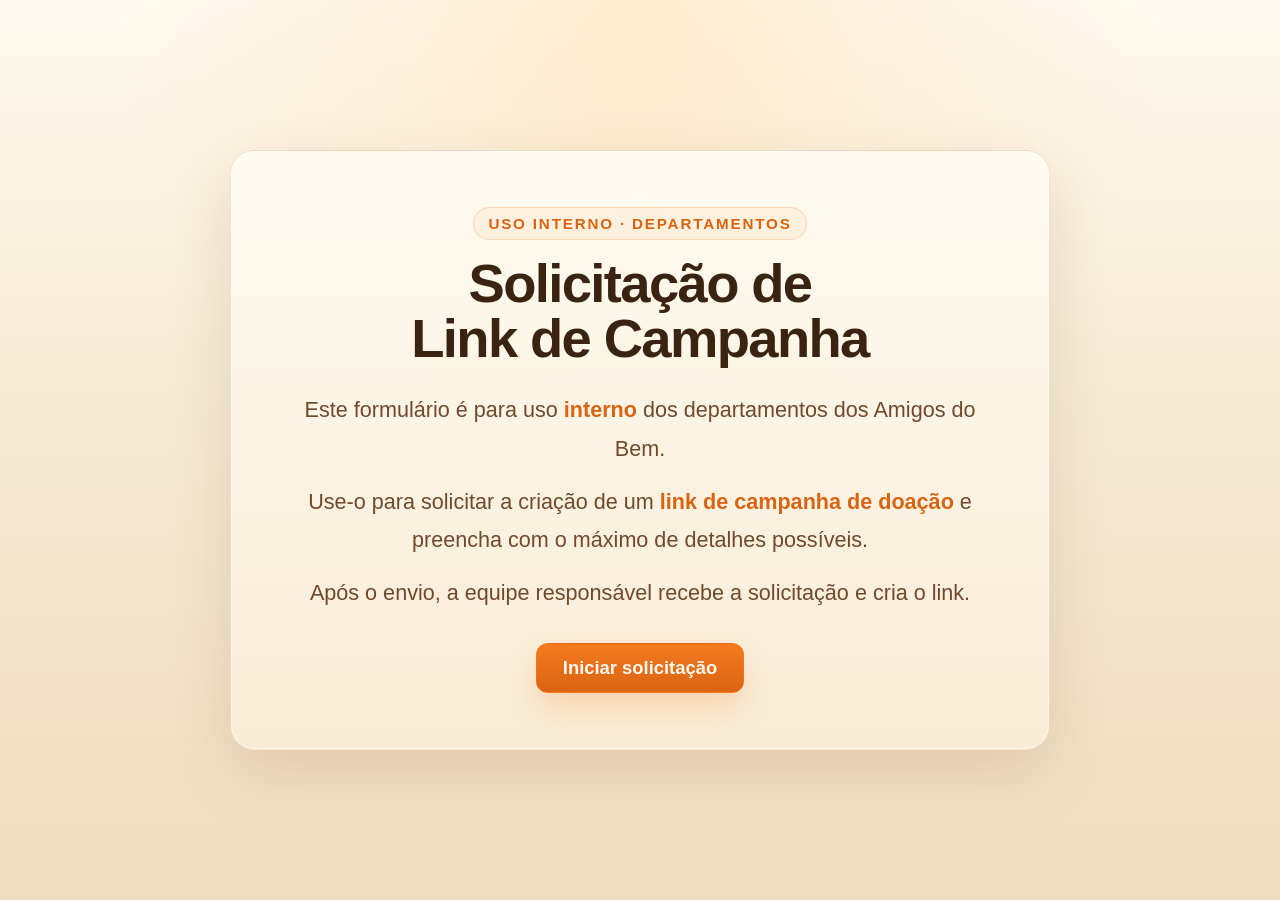
<file: index.html>
<!DOCTYPE html>
<html lang="pt-BR">
<head>
  <meta charset="UTF-8" />
  <meta name="viewport" content="width=device-width, initial-scale=1.0" />
  <meta name="referrer" content="no-referrer" />
  <meta
    http-equiv="Content-Security-Policy"
    content="default-src 'self'; script-src 'self'; style-src 'self' 'unsafe-inline'; img-src 'self' data:; connect-src 'self' https://script.google.com https://script.googleusercontent.com; object-src 'none'; base-uri 'self'; form-action 'self'"
  />
  <title>Solicitação de Link de Campanha | Amigos do Bem</title>
  <link rel="stylesheet" href="styles.css" />
</head>
<body class="stage-1">
  <main class="page-shell">
    <section class="parchment-card" aria-labelledby="pageTitle">
      <p class="page-kicker">Uso interno · Departamentos</p>
      <h1 id="pageTitle">Solicitação de Link de Campanha</h1>

      <div class="intro-copy">
        <p>Este formulário é para uso <strong>interno</strong> dos departamentos dos Amigos do Bem.</p>
        <p>
          Use-o para solicitar a criação de um <strong>link de campanha de doação</strong> e preencha
          com o máximo de detalhes possíveis.
        </p>
        <p>
          Após o envio, a equipe responsável recebe a solicitação e cria o link.
        </p>
      </div>

      <div class="page-footer">
        <button class="continue-btn" type="button" id="continueBtn">Iniciar solicitação</button>
      </div>
    </section>
  </main>

  <script src="script.js"></script>
</body>
</html>
</file>
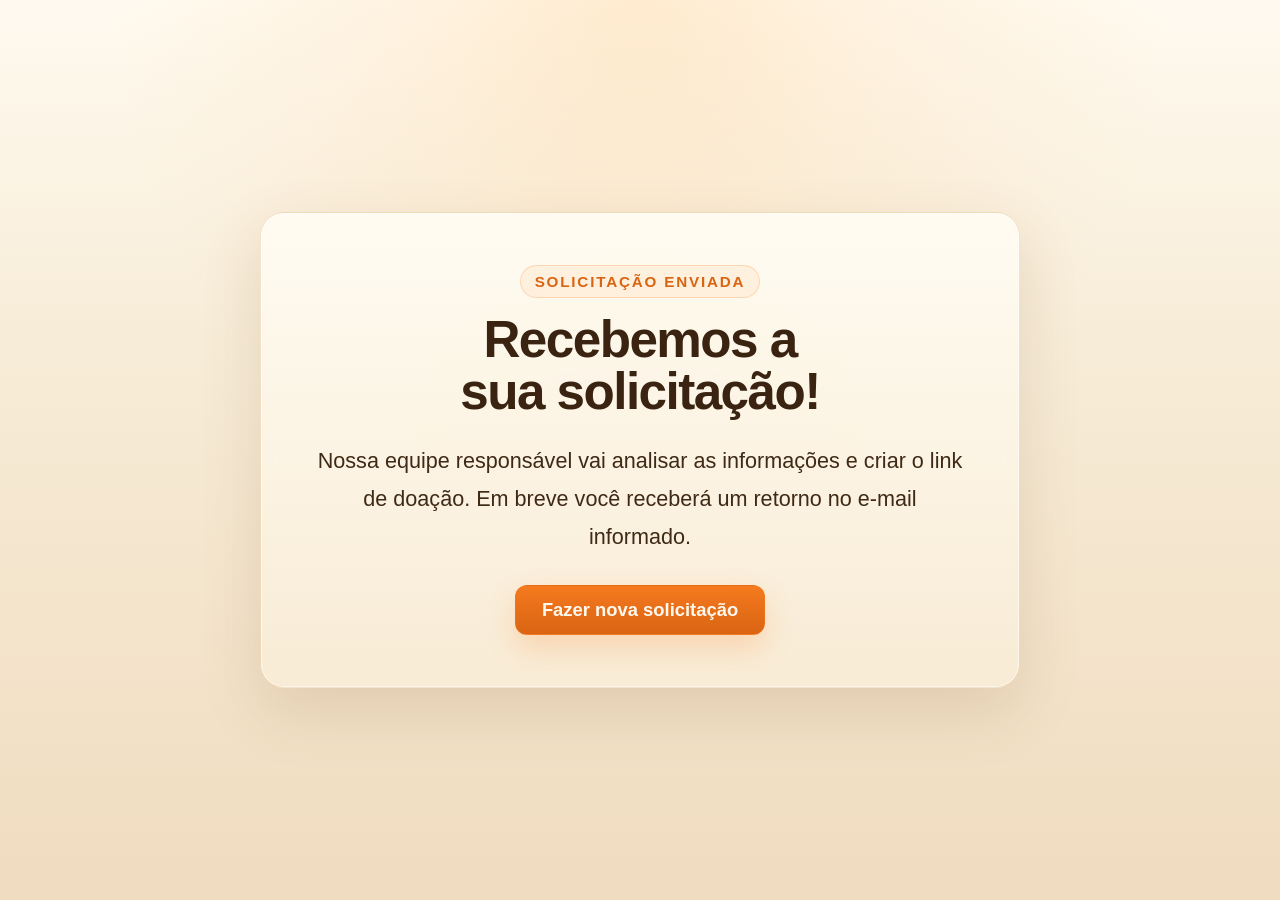
<file: confirmacao.html>
<!DOCTYPE html>
<html lang="pt-BR">
<head>
  <meta charset="UTF-8" />
  <meta name="viewport" content="width=device-width, initial-scale=1.0" />
  <meta name="referrer" content="no-referrer" />
  <meta
    http-equiv="Content-Security-Policy"
    content="default-src 'self'; script-src 'self'; style-src 'self' 'unsafe-inline'; img-src 'self' data:; connect-src 'self' https://script.google.com https://script.googleusercontent.com; object-src 'none'; base-uri 'self'; form-action 'self'"
  />
  <title>Solicitação enviada | Amigos do Bem</title>
  <link rel="stylesheet" href="styles.css" />
</head>
<body class="stage-3">
  <main class="thankyou-shell">
    <section class="thankyou-card" aria-labelledby="thanksTitle">
      <p class="page-kicker">Solicitação enviada</p>
      <h1 id="thanksTitle">Recebemos a sua solicitação!</h1>
      <p class="thankyou-text">
        Nossa equipe responsável vai analisar as informações e criar o link de doação.
        Em breve você receberá um retorno no e-mail informado.
      </p>
      <div class="page-footer">
        <a class="continue-btn" href="index.html">Fazer nova solicitação</a>
      </div>
    </section>
  </main>

  <script src="script.js"></script>
</body>
</html>
</file>
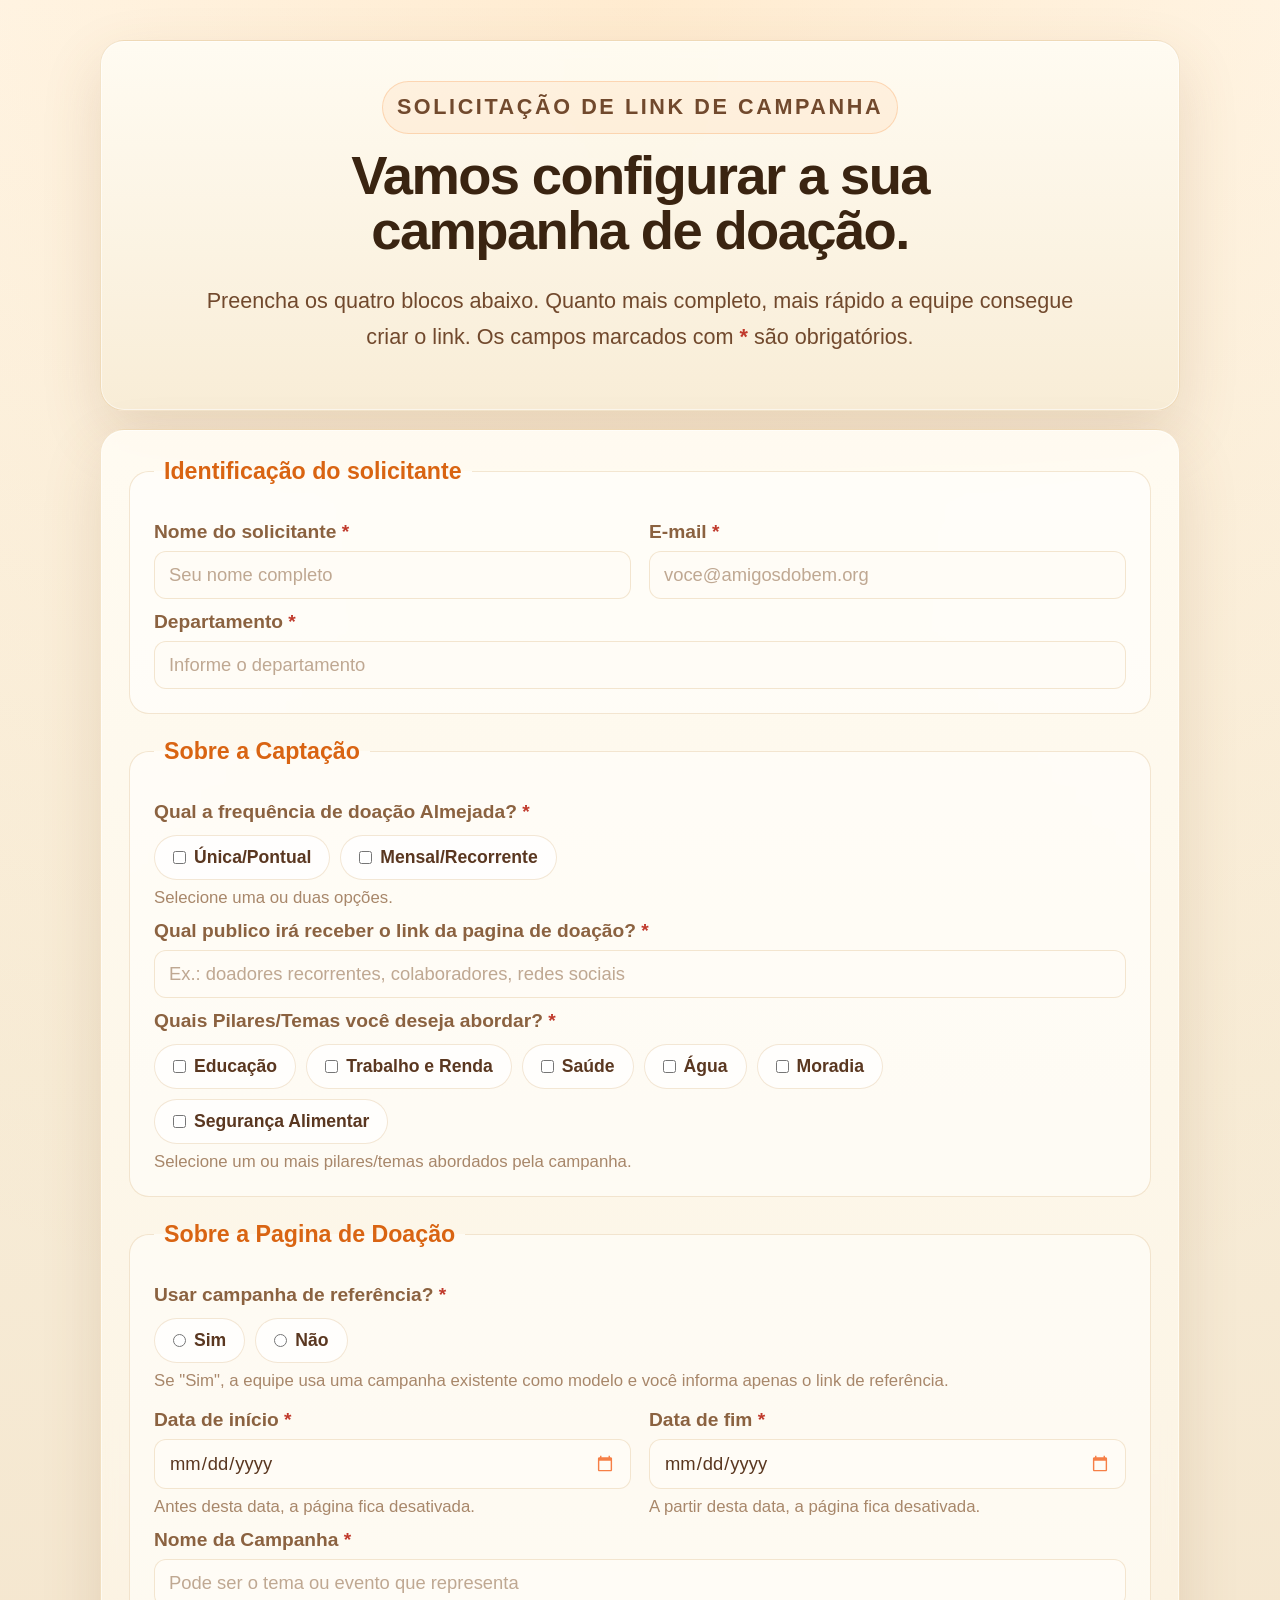
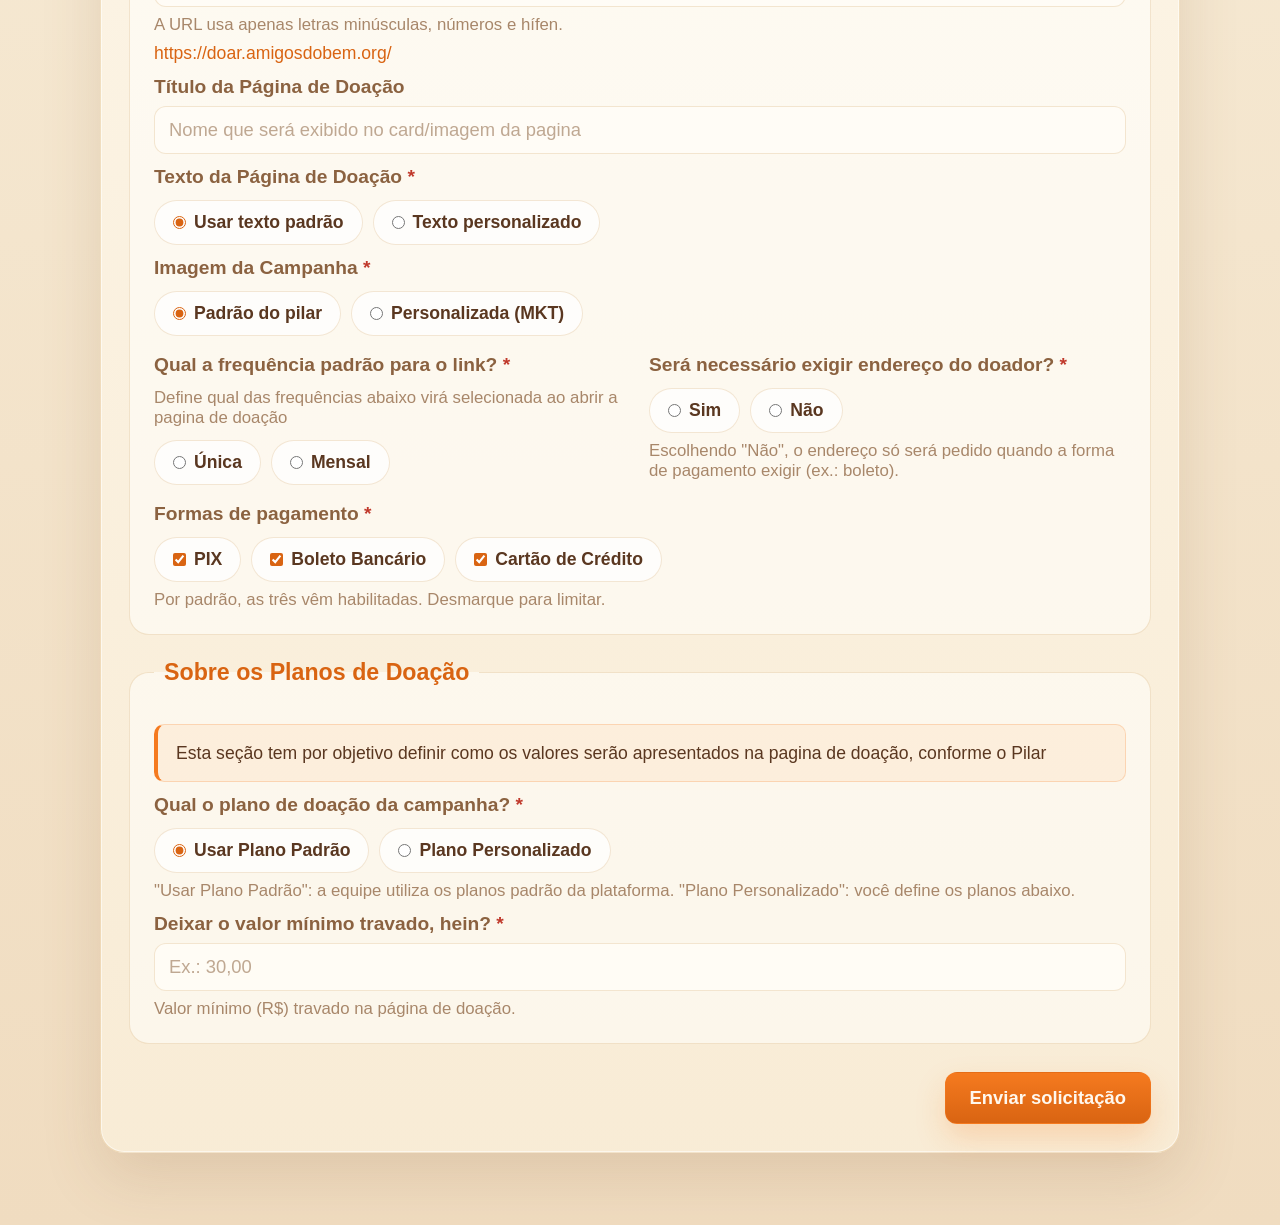
<file: formulario.html>
<!DOCTYPE html>
<html lang="pt-BR">
<head>
  <meta charset="UTF-8" />
  <meta name="viewport" content="width=device-width, initial-scale=1.0" />
  <meta name="referrer" content="no-referrer" />
  <meta
    http-equiv="Content-Security-Policy"
    content="default-src 'self'; script-src 'self'; style-src 'self' 'unsafe-inline'; img-src 'self' data:; connect-src 'self' https://script.google.com https://script.googleusercontent.com; object-src 'none'; base-uri 'self'; form-action 'self'"
  />
  <title>Formulário de Campanha | Amigos do Bem</title>
  <link rel="stylesheet" href="styles.css" />
</head>
<body class="stage-2">
  <main class="form-shell">
    <section class="form-intro-card">
      <p class="page-kicker">Solicitação de Link de Campanha</p>
      <h1>Vamos configurar a sua campanha de doação.</h1>
      <p>
        Preencha os quatro blocos abaixo. Quanto mais completo, mais rápido a equipe consegue
        criar o link. Os campos marcados com <span class="req">*</span> são obrigatórios.
      </p>
    </section>

    <section class="form-card">
      <form id="campanhaForm" class="gift-form" novalidate>
        <input type="text" name="website" id="website" class="hp-field" tabindex="-1" autocomplete="off" aria-hidden="true" />

        <!-- ============ SOLICITANTE ============ -->
        <fieldset class="form-block">
          <legend>Identificação do solicitante</legend>

          <div class="form-grid two-columns">
            <label>
              Nome do solicitante <span class="req">*</span>
              <input type="text" name="solicitante_nome" id="solicitanteNome" autocomplete="name" placeholder="Seu nome completo" required />
            </label>

            <label>
              E-mail <span class="req">*</span>
              <input type="email" name="solicitante_email" id="solicitanteEmail" autocomplete="email" placeholder="voce@amigosdobem.org" required />
            </label>
          </div>

          <div class="field-stack">
            <label>
              Departamento <span class="req">*</span>
              <input type="text" name="solicitante_departamento" id="solicitanteDepartamento" placeholder="Informe o departamento" required />
            </label>
          </div>
        </fieldset>

        <!-- ============ SOBRE A CAMPANHA ============ -->
        <fieldset class="form-block">
          <legend>Sobre a Captação</legend>

          <div class="field-stack">
            <span class="field-label">Qual a frequência de doação Almejada? <span class="req">*</span></span>
            <div class="chip-group" aria-label="Frequência de doação almejada">
              <label class="chip"><input type="checkbox" name="frequencia_almejada" value="Única/Pontual" /> Única/Pontual</label>
              <label class="chip"><input type="checkbox" name="frequencia_almejada" value="Mensal/Recorrente" /> Mensal/Recorrente</label>
            </div>
            <small class="hint">Selecione uma ou duas opções.</small>
          </div>

          <div class="field-stack">
            <label>
              Qual publico irá receber o link da pagina de doação? <span class="req">*</span>
              <input type="text" name="publico_alvo" id="publicoAlvo" placeholder="Ex.: doadores recorrentes, colaboradores, redes sociais" required />
            </label>
          </div>

          <div class="field-stack">
            <span class="field-label">Quais Pilares/Temas você deseja abordar? <span class="req">*</span></span>
            <div class="chip-group" aria-label="Pilares/Temas da campanha">
              <label class="chip"><input type="checkbox" name="pilar" value="Educação" /> Educação</label>
              <label class="chip"><input type="checkbox" name="pilar" value="Trabalho e Renda" /> Trabalho e Renda</label>
              <label class="chip"><input type="checkbox" name="pilar" value="Saúde" /> Saúde</label>
              <label class="chip"><input type="checkbox" name="pilar" value="Água" /> Água</label>
              <label class="chip"><input type="checkbox" name="pilar" value="Moradia" /> Moradia</label>
              <label class="chip"><input type="checkbox" name="pilar" value="Segurança Alimentar" /> Segurança Alimentar</label>
            </div>
            <small class="hint">Selecione um ou mais pilares/temas abordados pela campanha.</small>
          </div>
        </fieldset>

        <!-- ============ SOBRE O LINK ============ -->
        <fieldset class="form-block">
          <legend>Sobre a Pagina de Doação</legend>

          <div class="field-stack">
            <span class="field-label">Usar campanha de referência? <span class="req">*</span></span>
            <div class="chip-group" role="radiogroup" aria-label="Campanha de referência">
              <label class="chip"><input type="radio" name="campanha_referencia" value="Sim" required /> Sim</label>
              <label class="chip"><input type="radio" name="campanha_referencia" value="Não" /> Não</label>
            </div>
            <small class="hint">Se "Sim", a equipe usa uma campanha existente como modelo e você informa apenas o link de referência.</small>
          </div>

          <div id="campanhaReferenciaWrap" hidden>
            <div class="field-stack">
              <label>
                Insira a URL do link <span class="req">*</span>
                <input type="url" name="campanha_referencia_url" id="campanhaReferenciaUrl" placeholder="https://doar.amigosdobem.org/exemplo" />
              </label>
            </div>
            <div class="field-stack">
              <label>
                Insira o ID do link <span class="req">*</span>
                <input type="text" name="campanha_referencia_id" id="campanhaReferenciaId" placeholder="ID do link na plataforma" />
              </label>
            </div>
          </div>

          <div class="form-grid two-columns">
            <label>
              Data de início <span class="req">*</span>
              <input type="date" name="data_inicio" id="dataInicio" required />
              <small class="hint">Antes desta data, a página fica desativada.</small>
            </label>

            <label>
              Data de fim <span class="req">*</span>
              <input type="date" name="data_fim" id="dataFim" required />
              <small class="hint">A partir desta data, a página fica desativada.</small>
            </label>
          </div>

          <div class="field-stack">
            <label>
              Nome da Campanha <span class="req">*</span>
              <input type="text" name="nome" id="nomeCampanha" placeholder="Pode ser o tema ou evento que representa" required />
              <small class="hint">A URL usa apenas letras minúsculas, números e hífen.</small>
              <span class="slug-preview" id="slugPreview">https://doar.amigosdobem.org/</span>
            </label>
          </div>

          <div class="field-stack">
            <label>
              Título da Página de Doação
              <input type="text" name="titulo_pagina_inicial" id="tituloPaginaInicial" placeholder="Nome que será exibido no card/imagem da pagina" />
            </label>
          </div>

          <div class="field-stack">
            <span class="field-label">Texto da Página de Doação <span class="req">*</span></span>
            <div class="chip-group" role="radiogroup" aria-label="Texto da página de doação">
              <label class="chip"><input type="radio" name="mensagem_pagina_inicial_tipo" value="padrao" required checked /> Usar texto padrão</label>
              <label class="chip"><input type="radio" name="mensagem_pagina_inicial_tipo" value="personalizada" /> Texto personalizado</label>
            </div>
            <label id="mensagemPaginaInicialWrap" class="conditional-field" hidden>
              Texto da Página de Doação
              <textarea name="mensagem_pagina_inicial" id="mensagemPaginaInicial" rows="2" placeholder="Texto que acompanha o título da página inicial"></textarea>
            </label>
          </div>

          <div class="field-stack">
            <span class="field-label">Imagem da Campanha <span class="req">*</span></span>
            <div class="chip-group" role="radiogroup" aria-label="Imagem da campanha">
              <label class="chip"><input type="radio" name="imagem_campanha_tipo" value="padrao_pilar" required checked /> Padrão do pilar</label>
              <label class="chip"><input type="radio" name="imagem_campanha_tipo" value="personalizada_mkt" /> Personalizada (MKT)</label>
            </div>
            <label id="imagemCampanhaBriefingWrap" class="conditional-field" hidden>
              Solicite Briefing ao MKT
              <textarea name="imagem_campanha_briefing" id="imagemCampanhaBriefing" rows="2" placeholder="Escreva o ID do Briefing"></textarea>
            </label>
          </div>

          <div id="campanhaManualWrap" hidden>
          <div class="form-grid two-columns">
            <div class="field-stack">
              <span class="field-label">Qual a frequência padrão para o link? <span class="req">*</span></span>
              <small class="hint">Define qual das frequências abaixo virá selecionada ao abrir a pagina de doação</small>
              <div class="chip-group" role="radiogroup" aria-label="Frequência padrão">
                <label class="chip"><input type="radio" name="frequencia_padrao" value="Única" required /> Única</label>
                <label class="chip"><input type="radio" name="frequencia_padrao" value="Mensal" /> Mensal</label>
              </div>
            </div>

            <div class="field-stack">
              <span class="field-label">Será necessário exigir endereço do doador? <span class="req">*</span></span>
              <div class="chip-group" role="radiogroup" aria-label="Exigir endereço">
                <label class="chip"><input type="radio" name="exigir_endereco" value="Sim" required /> Sim</label>
                <label class="chip"><input type="radio" name="exigir_endereco" value="Não" /> Não</label>
              </div>
              <small class="hint">Escolhendo "Não", o endereço só será pedido quando a forma de pagamento exigir (ex.: boleto).</small>
            </div>
          </div>

          <div class="field-stack">
            <span class="field-label">Formas de pagamento <span class="req">*</span></span>
            <div class="chip-group" aria-label="Formas de pagamento">
              <label class="chip"><input type="checkbox" name="formas_pagamento" value="PIX" checked /> PIX</label>
              <label class="chip"><input type="checkbox" name="formas_pagamento" value="Boleto Bancário" checked /> Boleto Bancário</label>
              <label class="chip"><input type="checkbox" name="formas_pagamento" value="Cartão de Crédito" checked /> Cartão de Crédito</label>
            </div>
            <small class="hint">Por padrão, as três vêm habilitadas. Desmarque para limitar.</small>
          </div>
          </div><!-- /campanhaManualWrap -->
        </fieldset>

        <!-- ============ PLANOS ============ -->
        <fieldset class="form-block">
          <legend>Sobre os Planos de Doação</legend>
          <p class="address-note">
            Esta seção tem por objetivo definir como os valores serão apresentados na pagina de doação, conforme o Pilar
          </p>

          <div class="field-stack">
            <span class="field-label">Qual o plano de doação da campanha? <span class="req">*</span></span>
            <div class="chip-group" role="radiogroup" aria-label="Plano de doação">
              <label class="chip"><input type="radio" name="planos_tipo" value="padrao" required checked /> Usar Plano Padrão</label>
              <label class="chip"><input type="radio" name="planos_tipo" value="personalizado" /> Plano Personalizado</label>
            </div>
            <small class="hint">"Usar Plano Padrão": a equipe utiliza os planos padrão da plataforma. "Plano Personalizado": você define os planos abaixo.</small>
          </div>

          <div id="planosWrap" hidden>
            <p class="address-note">
              Defina os planos exibidos na página de doação.
              Ex.: Água - R$30,00 | Alimento - R$50,00 | Educação - R$100,00 | Outros - valor em aberto.
            </p>
            <div id="projetosContainer" class="repeat-container"></div>
            <button type="button" class="link-btn add-btn" data-add="projeto">+ Adicionar Plano</button>
          </div>

          <div class="field-stack">
            <label>
              Deixar o valor mínimo travado, hein? <span class="req">*</span>
              <input type="text" name="valor_minimo" id="valorMinimo" inputmode="numeric" placeholder="Ex.: 30,00" />
              <small class="hint">Valor mínimo (R$) travado na página de doação.</small>
            </label>
          </div>
        </fieldset>

        <div class="form-actions">
          <button class="submit-btn" type="submit">Enviar solicitação</button>
        </div>
      </form>
    </section>
  </main>

  <!-- Template: Projeto -->
  <template id="projetoTemplate">
    <div class="repeat-item projeto-item">
      <div class="repeat-head">
        <h4>Plano <span class="repeat-index"></span></h4>
        <button type="button" class="link-btn remove-item">Remover</button>
      </div>
      <div class="form-grid two-columns">
        <label>
          Nome <span class="req">*</span>
          <input type="text" name="projeto_nome" placeholder="Ex.: Água" />
        </label>
        <label>
          Valor sugerido (R$)
          <input type="text" name="projeto_valor" inputmode="numeric" placeholder="Ex.: 30,00 (deixe vazio para valor em aberto)" />
        </label>
      </div>
      <div class="field-stack">
        <label>
          Descrição <span class="req">*</span>
          <textarea name="projeto_descricao" rows="2" placeholder="Mensagem apresentada junto ao projeto"></textarea>
        </label>
      </div>
    </div>
  </template>

  <script src="script.js"></script>
</body>
</html>
</file>
<file: styles.css>
﻿:root {
  color-scheme: light;
  --brand: #f57a1f;
  --brand-dark: #d96412;
  --ink: #5a3720;
  --ink-soft: #8b6240;
  --muted: #a8876a;
  --card: rgba(255, 251, 242, 0.96);
  --card-2: rgba(248, 236, 214, 0.96);
  --line: rgba(201, 146, 71, 0.22);
  --line-strong: rgba(201, 146, 71, 0.4);
  --shadow: rgba(128, 88, 49, 0.16);
  --danger: #c0392b;
  --radius: 24px;
}

* {
  box-sizing: border-box;
}

html,
body {
  min-height: 100%;
}

body {
  margin: 0;
  font-family: Inter, "Segoe UI", Arial, sans-serif;
  color: var(--ink);
  background:
    radial-gradient(circle at 50% 0%, rgba(255, 183, 94, 0.22) 0%, rgba(255, 183, 94, 0.09) 24%, transparent 48%),
    linear-gradient(180deg, #fffaf0 0%, #f7ecd7 38%, #f0dcc0 100%);
  -webkit-text-size-adjust: 100%;
  animation: page-enter 0.4s ease-out;
}

body.page-leaving {
  animation: none;
  transition: opacity 0.35s ease-in;
  opacity: 0;
  pointer-events: none;
}

@keyframes page-enter {
  from { opacity: 0; transform: translateY(12px); }
  to { opacity: 1; transform: translateY(0); }
}

.hp-field {
  position: absolute;
  left: -9999px;
  width: 1px;
  height: 1px;
  opacity: 0;
  pointer-events: none;
}

[hidden] { display: none !important; }

.nowrap { white-space: nowrap; }

.req { color: var(--danger); font-weight: 700; }

/* ---------- Intro (stage 1) ---------- */
.page-shell {
  position: relative;
  z-index: 1;
  min-height: 100vh;
  min-height: 100dvh;
  display: grid;
  place-items: center;
  padding: clamp(20px, 4vw, 40px);
}

.parchment-card,
.form-intro-card,
.form-card,
.thankyou-card {
  background: linear-gradient(180deg, var(--card), var(--card-2));
  border: 1px solid var(--line);
  box-shadow: 0 0 0 1px rgba(255, 255, 255, 0.55) inset, 0 24px 60px var(--shadow);
  border-radius: var(--radius);
  backdrop-filter: blur(8px);
}

.parchment-card {
  width: min(820px, 100%);
  padding: clamp(28px, 5vw, 56px);
  text-align: center;
}

.page-kicker-img {
  display: block;
  width: min(140px, 30vw);
  height: auto;
  margin: 0 auto 10px;
  opacity: 0.9;
}

.page-kicker {
  width: fit-content;
  margin: 0 auto 16px;
  padding: 7px 14px;
  border-radius: 999px;
  border: 1px solid rgba(245, 122, 31, 0.22);
  background: rgba(245, 122, 31, 0.08);
  color: var(--brand-dark);
  letter-spacing: 0.12em;
  text-transform: uppercase;
  font-size: 0.72rem;
  font-weight: 700;
}

h1 {
  margin: 0 0 18px;
  font-weight: 800;
  letter-spacing: -0.03em;
  line-height: 1.02;
  color: #3a2411;
  text-wrap: balance;
}

.parchment-card h1 { font-size: clamp(2rem, 5vw, 3.4rem); }

.intro-copy {
  max-width: 68ch;
  margin: 0 auto;
  font-size: clamp(1rem, 1.6vw, 1.15rem);
  line-height: 1.8;
  color: #71492d;
}

.intro-copy p { margin: 0 0 14px; }
.intro-copy strong { color: var(--brand-dark); }

.page-footer {
  margin-top: 26px;
  display: flex;
  justify-content: center;
  gap: 12px;
}

/* ---------- Form (stage 2) ---------- */
.form-shell {
  position: relative;
  z-index: 1;
  width: min(1080px, calc(100% - 28px));
  margin: 0 auto;
  padding: clamp(20px, 4vw, 40px) 0 72px;
  display: grid;
  gap: 18px;
}

.form-intro-card {
  padding: clamp(22px, 4vw, 40px);
  text-align: center;
}

.form-intro-card h1 { font-size: clamp(1.7rem, 3.6vw, 2.8rem); }
.form-intro-card p {
  max-width: 74ch;
  margin: 0 auto;
  color: #71492d;
  line-height: 1.7;
}

.form-card { padding: clamp(14px, 3vw, 28px); }

.gift-form { display: grid; gap: 18px; }

.form-block {
  border: 1px solid var(--line);
  border-radius: 20px;
  padding: 20px;
  background: rgba(255, 255, 255, 0.5);
  margin: 0;
}

.form-block legend {
  padding: 0 10px;
  font-weight: 800;
  color: var(--brand-dark);
  font-size: 1.05rem;
}

.form-grid {
  display: grid;
  gap: 14px;
  margin-top: 14px;
}

.form-block > .field-stack,
.form-block > .form-grid:first-of-type { margin-top: 6px; }

.two-columns { grid-template-columns: repeat(2, minmax(0, 1fr)); }
.three-columns { grid-template-columns: repeat(3, minmax(0, 1fr)); }

label,
.field-stack {
  display: block;
  color: var(--ink-soft);
  font-weight: 600;
}

.field-stack { margin-top: 14px; }

/* Quando o .field-stack é uma coluna do grid, não adiciona margem de topo,
   para alinhar com o campo que fica ao lado. */
.form-grid > .field-stack { margin-top: 0; }

.field-label {
  display: block;
  font-weight: 700;
  color: var(--brand-dark);
  margin-bottom: 8px;
}

input,
select,
textarea {
  width: 100%;
  margin-top: 6px;
  border: 1px solid var(--line);
  border-radius: 12px;
  background: rgba(255, 252, 246, 0.96);
  padding: 12px 14px;
  font: inherit;
  font-weight: 400;
  color: var(--ink);
}

textarea { resize: vertical; min-height: 44px; }

input::placeholder,
textarea::placeholder { color: rgba(139, 98, 64, 0.55); }

input:focus,
select:focus,
textarea:focus {
  outline: none;
  border-color: rgba(245, 122, 31, 0.55);
  box-shadow: 0 0 0 3px rgba(245, 122, 31, 0.1);
}

.hint {
  display: block;
  margin-top: 5px;
  font-weight: 400;
  font-size: 0.82rem;
  color: var(--muted);
}

.slug-preview {
  display: block;
  margin-top: 6px;
  font-weight: 500;
  font-size: 0.86rem;
  color: var(--brand-dark);
  word-break: break-all;
}

.chip-group {
  display: flex;
  flex-wrap: wrap;
  gap: 10px;
}

.chip {
  display: inline-flex;
  align-items: center;
  gap: 8px;
  padding: 9px 14px;
  border-radius: 999px;
  border: 1px solid var(--line);
  background: rgba(255, 255, 255, 0.75);
  color: var(--ink);
  font-weight: 600;
  cursor: pointer;
}

.chip input { width: auto; margin: 0; accent-color: var(--brand-dark); }

.conditional-field {
  margin-top: 10px;
  font-weight: 600;
  color: var(--ink-soft);
}

/* ---------- Repeatable items ---------- */
.repeat-container { display: grid; gap: 14px; margin-top: 14px; }

.repeat-item {
  border: 1px dashed var(--line-strong);
  border-radius: 16px;
  padding: 16px;
  background: rgba(255, 248, 236, 0.6);
}

.repeat-head {
  display: flex;
  align-items: center;
  justify-content: space-between;
  gap: 12px;
}

.repeat-head h4 { margin: 0; color: var(--brand-dark); font-size: 1rem; }

.repeat-item .form-grid { margin-top: 10px; }
.repeat-item .field-stack { margin-top: 10px; }

/* ---------- Buttons ---------- */
.link-btn,
.submit-btn,
.continue-btn {
  appearance: none;
  border-radius: 12px;
  font: inherit;
  font-weight: 700;
  cursor: pointer;
  text-decoration: none;
  transition: transform 0.16s ease, box-shadow 0.16s ease, background-color 0.16s ease, border-color 0.16s ease;
}

.submit-btn,
.continue-btn {
  display: inline-block;
  border: 1px solid rgba(245, 122, 31, 0.42);
  color: #fff8ee;
  background: linear-gradient(180deg, var(--brand), var(--brand-dark));
  box-shadow: 0 14px 30px rgba(245, 122, 31, 0.22);
  text-align: center;
}

.submit-btn { min-width: 200px; padding: 14px 24px; }
.continue-btn { padding: 13px 26px; }

.submit-btn:hover,
.continue-btn:hover { transform: translateY(-1px); box-shadow: 0 18px 36px rgba(245, 122, 31, 0.28); }

.link-btn {
  padding: 10px 16px;
  color: var(--brand-dark);
  background: rgba(255, 255, 255, 0.85);
  border: 1px solid var(--line);
}

.link-btn:hover { border-color: rgba(245, 122, 31, 0.35); background: rgba(245, 122, 31, 0.06); }

.add-btn { margin-top: 14px; }

.remove-item { color: var(--danger); border-color: rgba(192, 57, 43, 0.3); }
.remove-item:hover { background: rgba(192, 57, 43, 0.06); border-color: rgba(192, 57, 43, 0.5); }

button:focus-visible,
input:focus-visible,
select:focus-visible,
textarea:focus-visible,
a:focus-visible {
  outline: 2px solid rgba(245, 122, 31, 0.6);
  outline-offset: 2px;
}

.form-actions {
  display: flex;
  justify-content: flex-end;
  margin-top: 4px;
}

/* ---------- Thank you (stage 3) ---------- */
.thankyou-shell {
  min-height: 100vh;
  min-height: 100dvh;
  display: grid;
  place-items: center;
  padding: 24px;
}

.thankyou-card {
  width: min(760px, 100%);
  padding: clamp(28px, 5vw, 52px);
  text-align: center;
}

.thankyou-card h1 { font-size: clamp(1.7rem, 4vw, 2.6rem); }

.thankyou-text {
  margin: 0 0 16px;
  font-size: clamp(1.02rem, 1.6vw, 1.18rem);
  line-height: 1.75;
  color: #3f2a15;
}

.thankyou-text.muted { color: var(--ink-soft); }

input[type="date"]::-webkit-calendar-picker-indicator {
  filter: invert(0.42) sepia(1) saturate(4.5) hue-rotate(335deg);
  cursor: pointer;
  opacity: 0.85;
}

/* ---------- Responsive ---------- */
@media (max-width: 820px) {
  .two-columns,
  .three-columns { grid-template-columns: 1fr; }
}

@media (max-width: 560px) {
  .form-shell { width: min(100% - 18px, 1080px); }
  .parchment-card,
  .form-intro-card,
  .form-card,
  .thankyou-card { border-radius: 18px; }
  .form-block { padding: 14px; }
  .form-actions { justify-content: stretch; }
  .submit-btn,
  .continue-btn { width: 100%; }
  .repeat-head { flex-direction: column; align-items: stretch; }
}

@media (prefers-reduced-motion: reduce) {
  body { animation: none; }
  body.page-leaving { transition: none; opacity: 1; }
}

/* ============================================================
   styles.css — base visual + títulos e rótulos ampliados (V2)
   Campos de entrada, botões e textos de apoio ficam no tamanho
   original; apenas títulos (h1, legendas) e rótulos crescem.
   ============================================================ */

/* ---------- Títulos ---------- */
h1 {
  font-size: clamp(2.4rem, 6vw, 4rem);
}

.form-intro-card h1 { font-size: clamp(2.1rem, 4.5vw, 3.4rem); }
.thankyou-card h1 { font-size: clamp(2.1rem, 5vw, 3.2rem); }

.form-block legend {
  font-size: 1.45rem;
}

.repeat-head h4 {
  font-size: 1.3rem;
}

.page-kicker {
  font-size: 0.95rem;
}

/* ---------- Rótulos ---------- */
label,
.field-stack {
  font-size: 1.2rem;
}

.field-label {
  font-size: 1.2rem;
  margin-bottom: 10px;
  font-weight: 600;
  color: var(--ink-soft);
}

.chip {
  font-size: 1.1rem;
  padding: 11px 18px;
}

.conditional-field {
  font-size: 1.15rem;
}

/* ---------- Textos de leitura ---------- */
.intro-copy,
.form-intro-card p,
.thankyou-text {
  font-size: clamp(1.15rem, 2vw, 1.35rem);
}

/* ---------- Campos e textos de apoio (escada proporcional) ---------- */
input,
select,
textarea {
  font-size: 1.15rem;
}

.hint {
  font-size: 1.05rem;
}

.slug-preview {
  font-size: 1.1rem;
}

.address-note {
  font-size: 1.1rem;
}

.submit-btn,
.continue-btn,
.link-btn {
  font-size: 1.15rem;
}

/* ============================================================
   Espaçamentos — escada proporcional ao texto ampliado
   ============================================================ */

/* Parágrafos de introdução e obrigado */
.intro-copy p,
.form-intro-card p,
.thankyou-text {
  margin-bottom: 14px;
}

.thankyou-text:last-of-type { margin-bottom: 0; }

h1 { margin-bottom: 24px; }

/* Legenda do bloco → primeiro elemento */
.form-block > .field-stack,
.form-block > .form-grid:first-of-type,
.form-block > p { margin-top: 12px; }

/* Entre blocos (fieldset) */
.gift-form { gap: 24px; }

/* Entre campos dentro do bloco */
.form-block { padding: 24px; }
.form-grid { gap: 18px; margin-top: 18px; }
.field-stack { margin-top: 18px; }
.form-grid > .field-stack { margin-top: 0; }

/* Rótulo → campo */
input,
select,
textarea {
  margin-top: 8px;
}

.field-label { margin-bottom: 12px; }

/* Dica após o campo / explicação antes dos chips */
.hint { margin-top: 8px; }
.chip-group { margin-top: 12px; }
.slug-preview { margin-top: 8px; }

/* Nota de exemplo dentro do bloco */
.address-note {
  margin-top: 18px;
  margin-bottom: 0;
  font-size: 1.1rem;
  line-height: 1.6;
  color: var(--ink);
  background: rgba(245, 122, 31, 0.08);
  border: 1px solid rgba(245, 122, 31, 0.22);
  border-left: 4px solid var(--brand);
  border-radius: 10px;
  padding: 14px 18px;
}

.form-block > .address-note:first-of-type { margin-top: 14px; }

/* Nota → conteúdo repetível / botões */
.repeat-container { gap: 18px; margin-top: 18px; }
.add-btn { margin-top: 18px; }

.repeat-item { padding: 20px; }
.repeat-item .form-grid { margin-top: 14px; }
.repeat-item .field-stack { margin-top: 14px; }

.page-footer { margin-top: 30px; }

/* Plano #1 não pode ser removido (mínimo de 1 plano obrigatório).
   O botão "Remover" aparece somente do Plano #2 em diante. */
#projetosContainer .projeto-item:first-child .remove-item {
  display: none;
}
</file>
